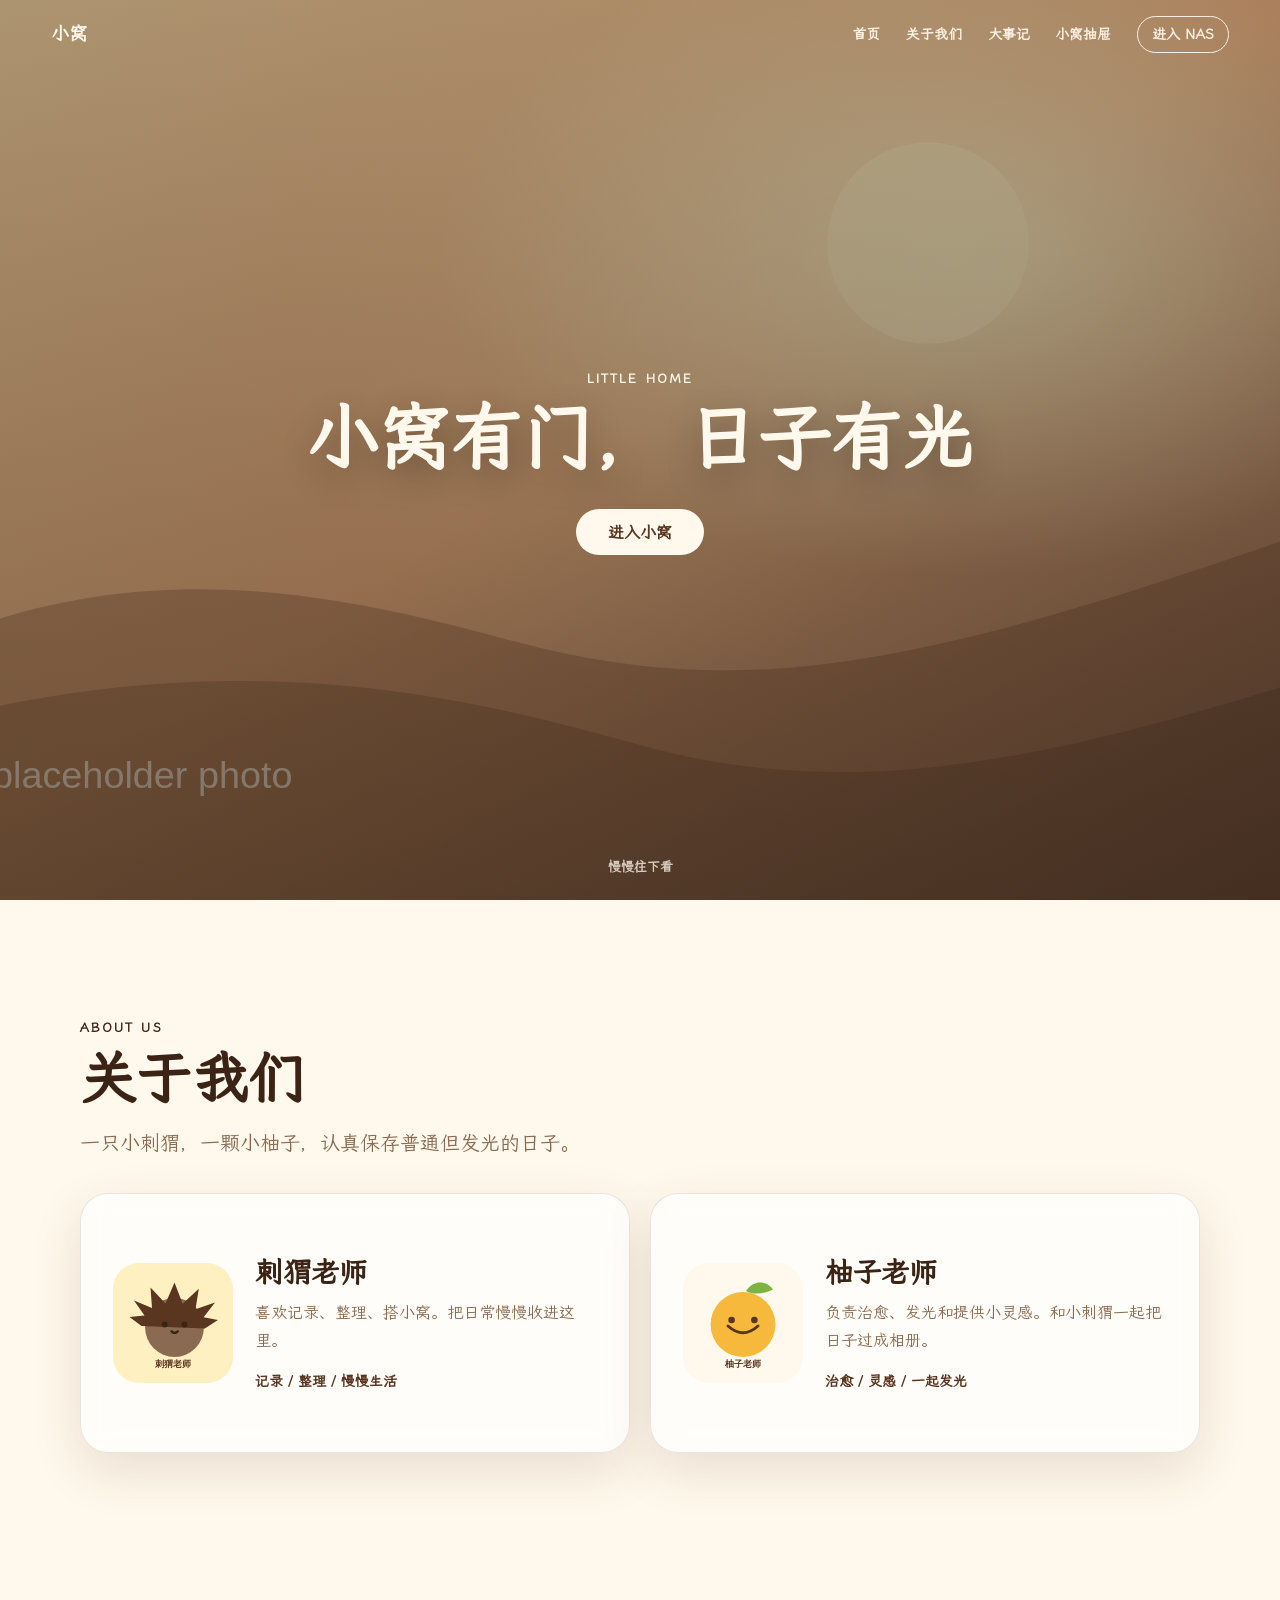
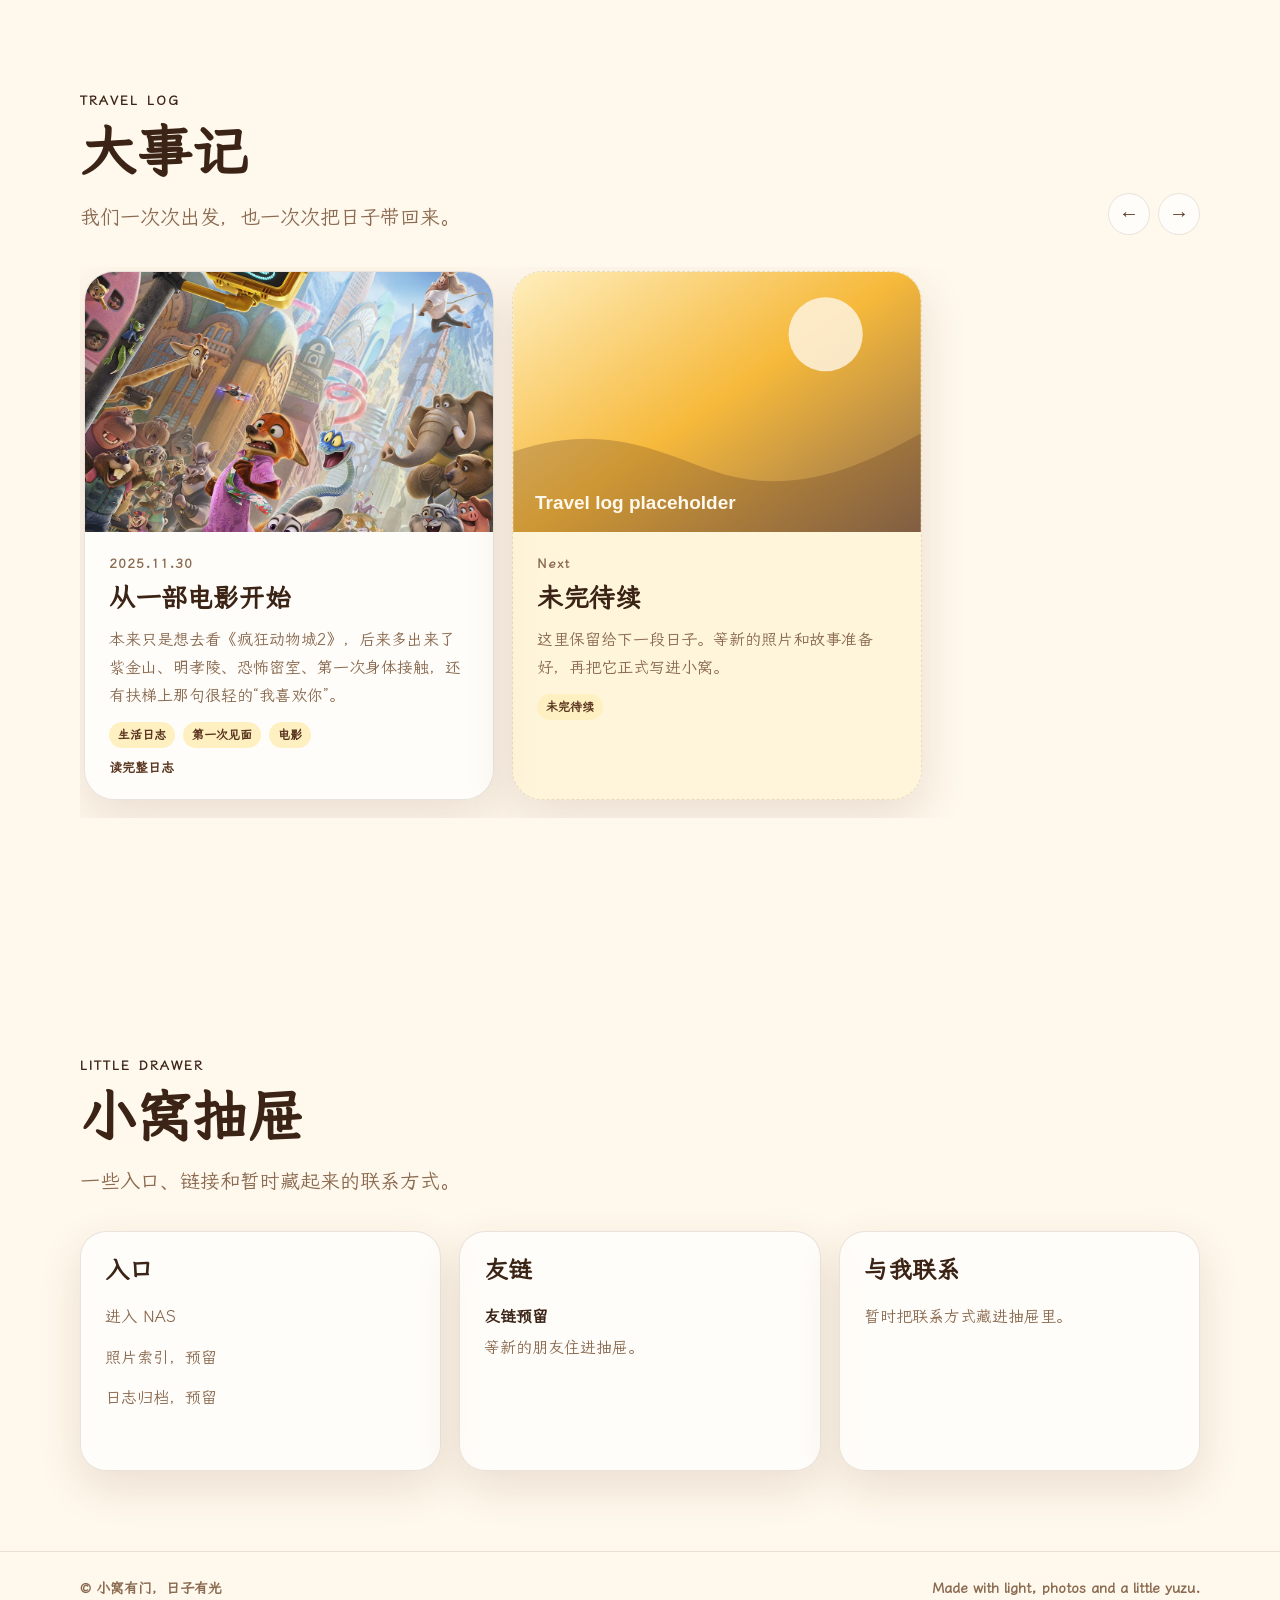
<file: index.html>
<!doctype html>
<html lang="zh-CN">
  <head>
    <meta charset="utf-8" />
    <meta name="viewport" content="width=device-width, initial-scale=1" />
    <title>小窝有门，日子有光</title>
    <meta
      name="description"
      content="这里记录刺猬老师和柚子老师的生活。"
    />
    <link rel="stylesheet" href="./styles.css" />
    <link rel="stylesheet" href="./scroll-effects.css" />
  </head>
  <body>
    <div class="hero-bg-layer" aria-hidden="true">
      <img src="./assets/hero/cover.svg" alt="" />
      <div class="hero-bg-shade"></div>
      <div class="hero-bg-mask"></div>
    </div>
    <header class="site-header" data-header>
      <a class="brand" href="#home" aria-label="小窝首页">小窝</a>
      <button class="menu-toggle" type="button" aria-expanded="false" aria-controls="site-nav" aria-label="打开菜单" data-menu-toggle>
        <span></span>
        <span></span>
      </button>
      <nav id="site-nav" class="nav" aria-label="主导航" data-nav>
        <a href="#home">首页</a>
        <a href="#about">关于我们</a>
        <a href="#milestones">大事记</a>
        <a href="#drawer">小窝抽屉</a>
        <a class="nav-nas" href="https://fnos.net/lazynas" target="_blank" rel="noopener noreferrer">进入 NAS</a>
      </nav>
    </header>

    <main>
      <section id="home" class="hero" aria-label="小窝封面">
        <div class="hero-content">
          <p class="hero-kicker">Little Home</p>
          <h1 class="hero-title" data-hero-title>
            <span class="title-part">小窝有门，</span>
            <span class="title-part">日子有光</span>
          </h1>
          <div class="hero-actions">
            <a class="button button-light" href="#about">进入小窝</a>
          </div>
        </div>
        <a class="scroll-cue" href="#about" aria-label="慢慢往下看">慢慢往下看</a>
      </section>

      <section id="about" class="section about-section">
        <div class="section-heading">
          <p class="section-kicker">About us</p>
          <h2>关于我们</h2>
          <p>一只小刺猬，一颗小柚子，认真保存普通但发光的日子。</p>
        </div>
        <div class="person-grid">
          <article class="person-card">
            <img src="./assets/ip/ciwei.svg" alt="刺猬老师占位图" />
            <div>
              <h3>刺猬老师</h3>
              <p>喜欢记录、整理、搭小窝。把日常慢慢收进这里。</p>
              <span>记录 / 整理 / 慢慢生活</span>
            </div>
          </article>
          <article class="person-card">
            <img src="./assets/ip/yuzi.svg" alt="柚子老师占位图" />
            <div>
              <h3>柚子老师</h3>
              <p>负责治愈、发光和提供小灵感。和小刺猬一起把日子过成相册。</p>
              <span>治愈 / 灵感 / 一起发光</span>
            </div>
          </article>
        </div>
      </section>

      <section id="milestones" class="section milestones-section">
        <div class="section-heading row-heading">
          <div>
            <p class="section-kicker">Travel log</p>
            <h2>大事记</h2>
            <p>我们一次次出发，也一次次把日子带回来。</p>
          </div>
          <div class="slider-controls" aria-label="大事记切换">
            <button type="button" data-slide-prev aria-label="向左查看">←</button>
            <button type="button" data-slide-next aria-label="向右查看">→</button>
          </div>
        </div>
        <div class="milestone-track" data-milestone-track tabindex="0" aria-label="大事记横向列表"></div>
      </section>

      <section id="drawer" class="section drawer-section">
        <div class="section-heading">
          <p class="section-kicker">Little drawer</p>
          <h2>小窝抽屉</h2>
          <p>一些入口、链接和暂时藏起来的联系方式。</p>
        </div>
        <div class="drawer-grid">
          <section class="drawer-card">
            <h3>入口</h3>
            <a href="https://fnos.net/lazynas" target="_blank" rel="noopener noreferrer">进入 NAS</a>
            <a href="#milestones">照片索引，预留</a>
            <a href="#milestones">日志归档，预留</a>
          </section>
          <section class="drawer-card">
            <h3>友链</h3>
            <a href="#">
              <strong>友链预留</strong>
              <span>等新的朋友住进抽屉。</span>
            </a>
          </section>
          <section class="drawer-card">
            <h3>与我联系</h3>
            <p>暂时把联系方式藏进抽屉里。</p>
          </section>
        </div>
      </section>
    </main>

    <footer class="site-footer">
      <span>© 小窝有门，日子有光</span>
      <span>Made with light, photos and a little yuzu.</span>
    </footer>

    <script src="./script.js"></script>
  </body>
</html>
</file>
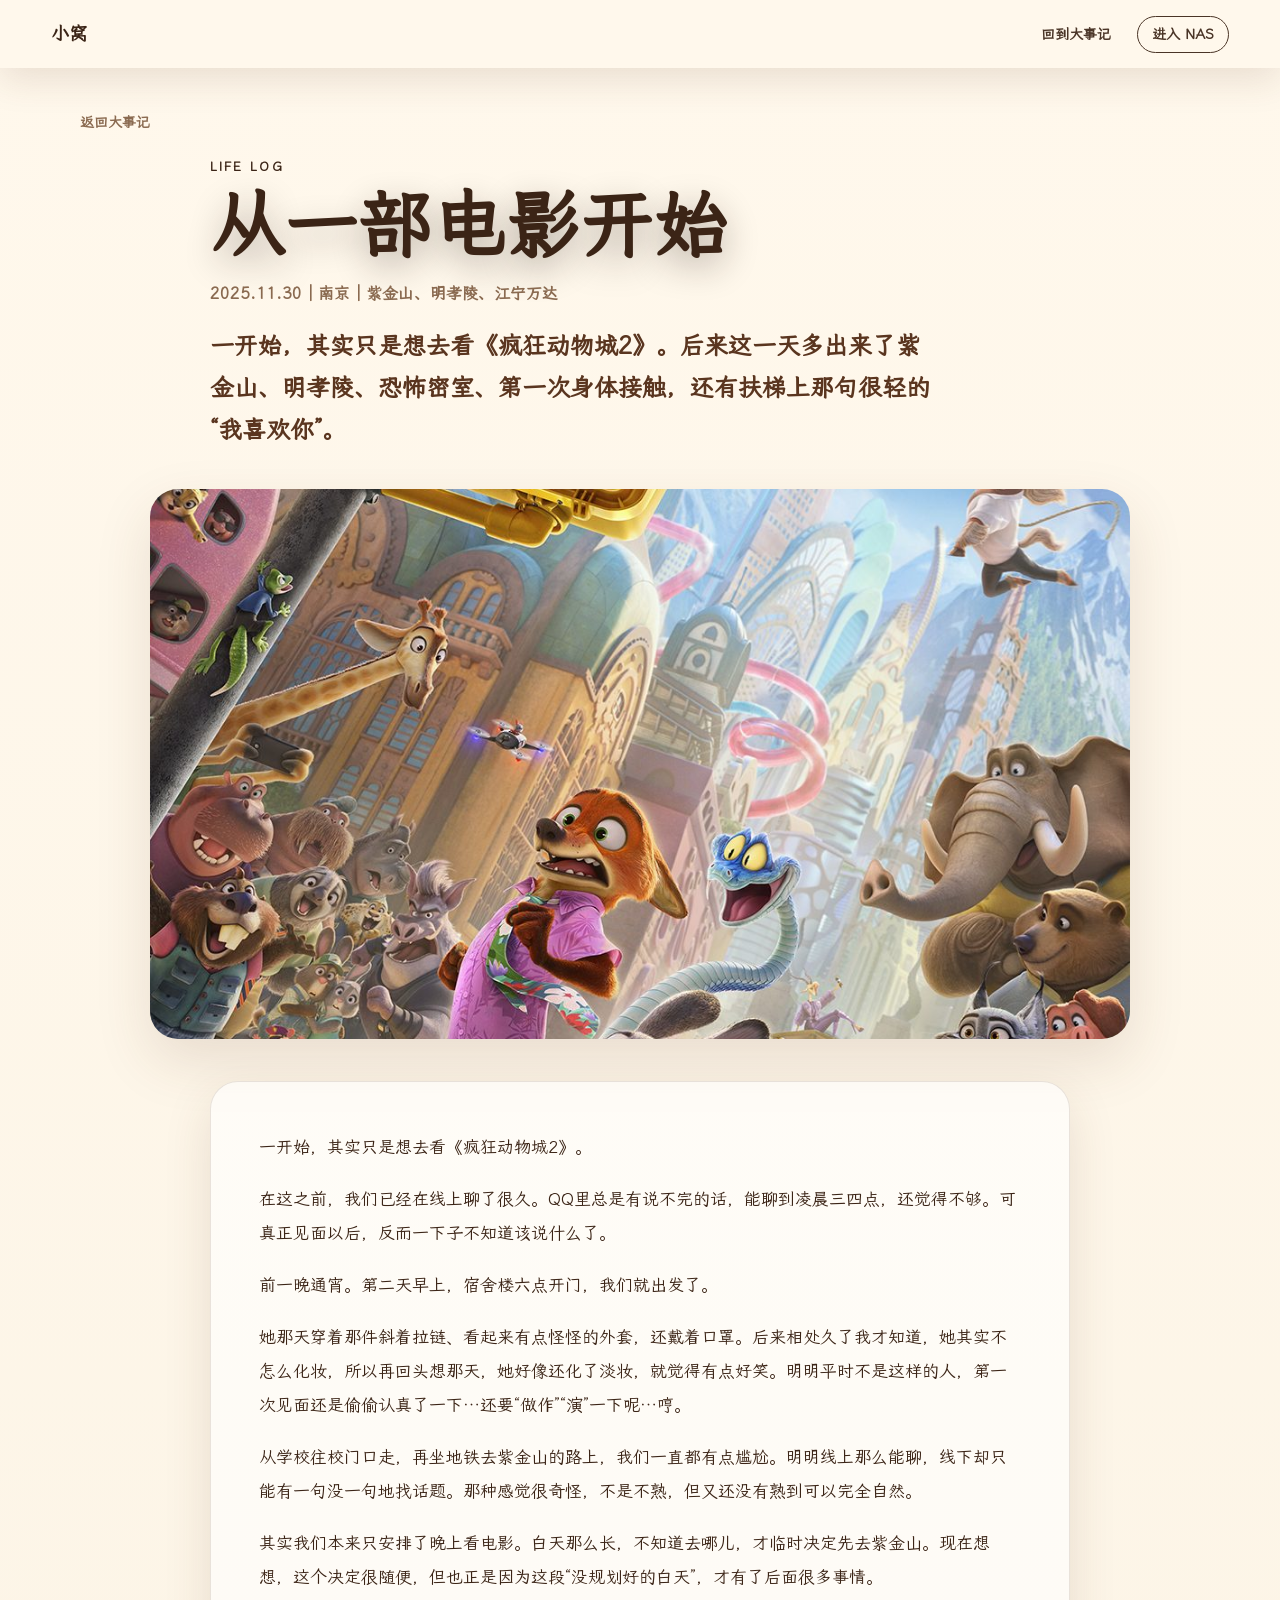
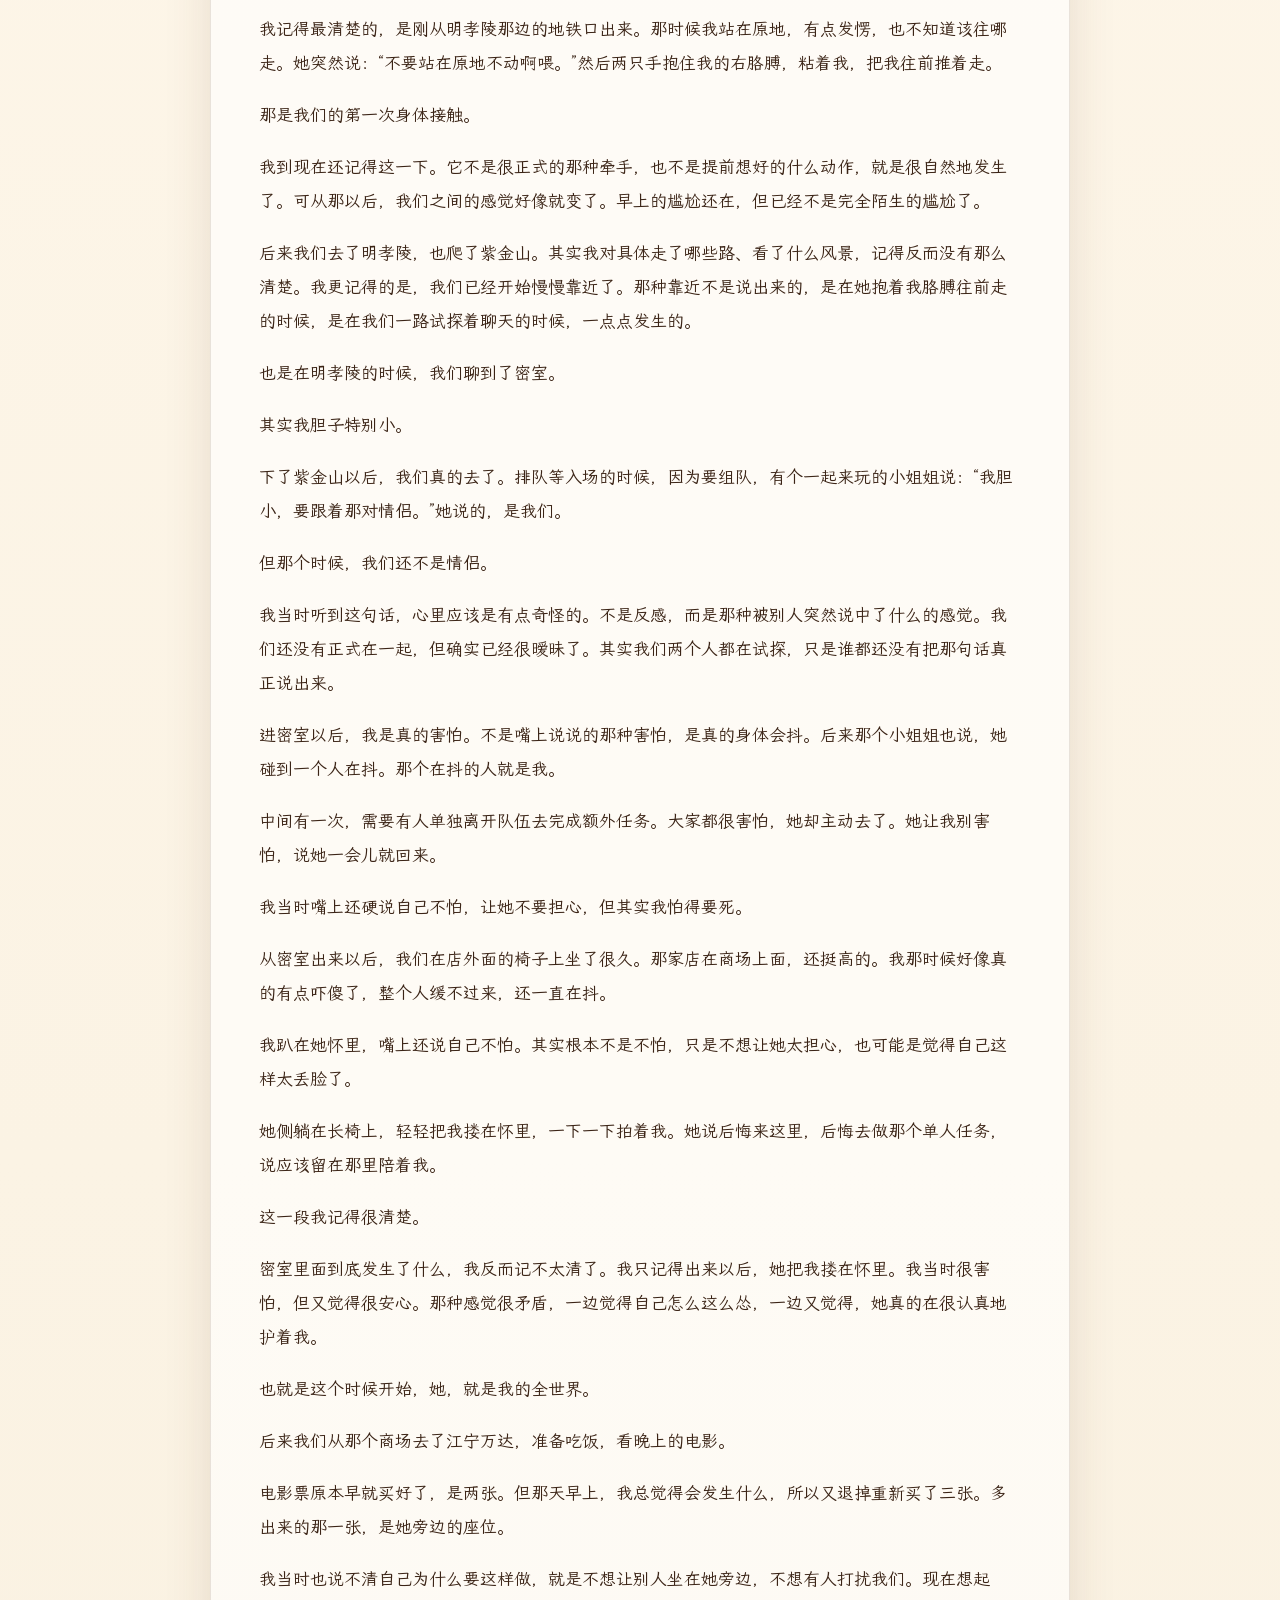
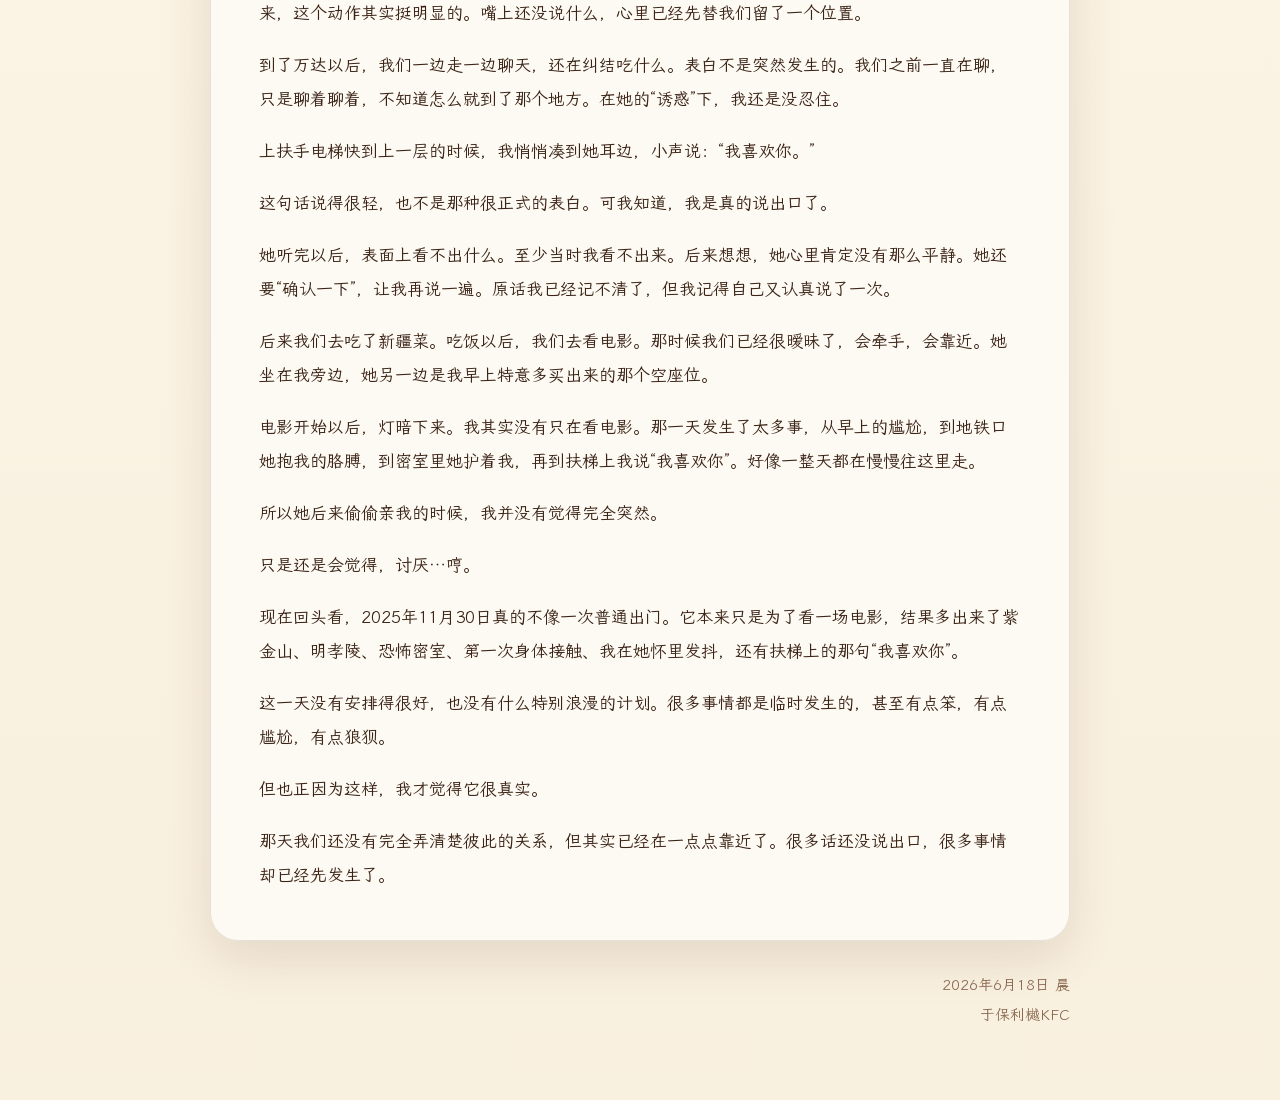
<file: logs/from-a-movie.html>
<!doctype html>
<html lang="zh-CN">
  <head>
    <meta charset="utf-8" />
    <meta name="viewport" content="width=device-width, initial-scale=1" />
    <title>从一部电影开始｜小窝有门，日子有光</title>
    <meta
      name="description"
      content="2025年11月30日，从一场电影开始的一天，后来变成了小窝里第一篇正式生活日志。"
    />
    <link rel="stylesheet" href="../styles.css" />
  </head>
  <body class="log-page">
    <header class="site-header is-scrolled">
      <a class="brand" href="../index.html#home" aria-label="小窝首页">小窝</a>
      <nav class="nav log-nav" aria-label="日志导航">
        <a href="../index.html#milestones">回到大事记</a>
        <a class="nav-nas" href="https://fnos.net/lazynas" target="_blank" rel="noopener noreferrer">进入 NAS</a>
      </nav>
    </header>

    <main class="log-main">
      <article class="log-article">
        <a class="back-link" href="../index.html#milestones">返回大事记</a>

        <header class="log-hero">
          <p class="section-kicker">Life log</p>
          <h1>从一部电影开始</h1>
          <p class="log-meta">2025.11.30｜南京｜紫金山、明孝陵、江宁万达</p>
          <p class="log-lead">
            一开始，其实只是想去看《疯狂动物城2》。后来这一天多出来了紫金山、明孝陵、恐怖密室、第一次身体接触，还有扶梯上那句很轻的“我喜欢你”。
          </p>
        </header>

        <figure class="log-cover">
          <img src="../assets/milestones/from-a-movie-cover.jpg" alt="从一部电影开始的生活日志封面" />
        </figure>

        <section class="log-content">
          <p>一开始，其实只是想去看《疯狂动物城2》。</p>
          <p>在这之前，我们已经在线上聊了很久。QQ里总是有说不完的话，能聊到凌晨三四点，还觉得不够。可真正见面以后，反而一下子不知道该说什么了。</p>
          <p>前一晚通宵。第二天早上，宿舍楼六点开门，我们就出发了。</p>
          <p>她那天穿着那件斜着拉链、看起来有点怪怪的外套，还戴着口罩。后来相处久了我才知道，她其实不怎么化妆，所以再回头想那天，她好像还化了淡妆，就觉得有点好笑。明明平时不是这样的人，第一次见面还是偷偷认真了一下…还要“做作”“演”一下呢…哼。</p>
          <p>从学校往校门口走，再坐地铁去紫金山的路上，我们一直都有点尴尬。明明线上那么能聊，线下却只能有一句没一句地找话题。那种感觉很奇怪，不是不熟，但又还没有熟到可以完全自然。</p>
          <p>其实我们本来只安排了晚上看电影。白天那么长，不知道去哪儿，才临时决定先去紫金山。现在想想，这个决定很随便，但也正是因为这段“没规划好的白天”，才有了后面很多事情。</p>
          <p>我记得最清楚的，是刚从明孝陵那边的地铁口出来。那时候我站在原地，有点发愣，也不知道该往哪走。她突然说：“不要站在原地不动啊喂。”然后两只手抱住我的右胳膊，粘着我，把我往前推着走。</p>
          <p>那是我们的第一次身体接触。</p>
          <p>我到现在还记得这一下。它不是很正式的那种牵手，也不是提前想好的什么动作，就是很自然地发生了。可从那以后，我们之间的感觉好像就变了。早上的尴尬还在，但已经不是完全陌生的尴尬了。</p>
          <p>后来我们去了明孝陵，也爬了紫金山。其实我对具体走了哪些路、看了什么风景，记得反而没有那么清楚。我更记得的是，我们已经开始慢慢靠近了。那种靠近不是说出来的，是在她抱着我胳膊往前走的时候，是在我们一路试探着聊天的时候，一点点发生的。</p>
          <p>也是在明孝陵的时候，我们聊到了密室。</p>
          <p>其实我胆子特别小。</p>
          <p>下了紫金山以后，我们真的去了。排队等入场的时候，因为要组队，有个一起来玩的小姐姐说：“我胆小，要跟着那对情侣。”她说的，是我们。</p>
          <p>但那个时候，我们还不是情侣。</p>
          <p>我当时听到这句话，心里应该是有点奇怪的。不是反感，而是那种被别人突然说中了什么的感觉。我们还没有正式在一起，但确实已经很暧昧了。其实我们两个人都在试探，只是谁都还没有把那句话真正说出来。</p>
          <p>进密室以后，我是真的害怕。不是嘴上说说的那种害怕，是真的身体会抖。后来那个小姐姐也说，她碰到一个人在抖。那个在抖的人就是我。</p>
          <p>中间有一次，需要有人单独离开队伍去完成额外任务。大家都很害怕，她却主动去了。她让我别害怕，说她一会儿就回来。</p>
          <p>我当时嘴上还硬说自己不怕，让她不要担心，但其实我怕得要死。</p>
          <p>从密室出来以后，我们在店外面的椅子上坐了很久。那家店在商场上面，还挺高的。我那时候好像真的有点吓傻了，整个人缓不过来，还一直在抖。</p>
          <p>我趴在她怀里，嘴上还说自己不怕。其实根本不是不怕，只是不想让她太担心，也可能是觉得自己这样太丢脸了。</p>
          <p>她侧躺在长椅上，轻轻把我搂在怀里，一下一下拍着我。她说后悔来这里，后悔去做那个单人任务，说应该留在那里陪着我。</p>
          <p>这一段我记得很清楚。</p>
          <p>密室里面到底发生了什么，我反而记不太清了。我只记得出来以后，她把我搂在怀里。我当时很害怕，但又觉得很安心。那种感觉很矛盾，一边觉得自己怎么这么怂，一边又觉得，她真的在很认真地护着我。</p>
          <p>也就是这个时候开始，她，就是我的全世界。</p>
          <p>后来我们从那个商场去了江宁万达，准备吃饭，看晚上的电影。</p>
          <p>电影票原本早就买好了，是两张。但那天早上，我总觉得会发生什么，所以又退掉重新买了三张。多出来的那一张，是她旁边的座位。</p>
          <p>我当时也说不清自己为什么要这样做，就是不想让别人坐在她旁边，不想有人打扰我们。现在想起来，这个动作其实挺明显的。嘴上还没说什么，心里已经先替我们留了一个位置。</p>
          <p>到了万达以后，我们一边走一边聊天，还在纠结吃什么。表白不是突然发生的。我们之前一直在聊，只是聊着聊着，不知道怎么就到了那个地方。在她的“诱惑”下，我还是没忍住。</p>
          <p>上扶手电梯快到上一层的时候，我悄悄凑到她耳边，小声说：“我喜欢你。”</p>
          <p>这句话说得很轻，也不是那种很正式的表白。可我知道，我是真的说出口了。</p>
          <p>她听完以后，表面上看不出什么。至少当时我看不出来。后来想想，她心里肯定没有那么平静。她还要“确认一下”，让我再说一遍。原话我已经记不清了，但我记得自己又认真说了一次。</p>
          <p>后来我们去吃了新疆菜。吃饭以后，我们去看电影。那时候我们已经很暧昧了，会牵手，会靠近。她坐在我旁边，她另一边是我早上特意多买出来的那个空座位。</p>
          <p>电影开始以后，灯暗下来。我其实没有只在看电影。那一天发生了太多事，从早上的尴尬，到地铁口她抱我的胳膊，到密室里她护着我，再到扶梯上我说“我喜欢你”。好像一整天都在慢慢往这里走。</p>
          <p>所以她后来偷偷亲我的时候，我并没有觉得完全突然。</p>
          <p>只是还是会觉得，讨厌…哼。</p>
          <p>现在回头看，2025年11月30日真的不像一次普通出门。它本来只是为了看一场电影，结果多出来了紫金山、明孝陵、恐怖密室、第一次身体接触、我在她怀里发抖，还有扶梯上的那句“我喜欢你”。</p>
          <p>这一天没有安排得很好，也没有什么特别浪漫的计划。很多事情都是临时发生的，甚至有点笨，有点尴尬，有点狼狈。</p>
          <p>但也正因为这样，我才觉得它很真实。</p>
          <p>那天我们还没有完全弄清楚彼此的关系，但其实已经在一点点靠近了。很多话还没说出口，很多事情却已经先发生了。</p>
        </section>

        <footer class="log-ending">
          <p>2026年6月18日 晨</p>
          <p>于保利樾KFC</p>
        </footer>
      </article>
    </main>
  </body>
</html>
</file>
<file: styles.css>
@import url("./assets/fonts/lxgw-wenkai/lxgwwenkai-regular.css");

:root {
  color-scheme: light;
  --font-main: "LXGW WenKai", -apple-system, BlinkMacSystemFont, "Segoe UI", "PingFang SC",
    "Microsoft YaHei", sans-serif;
  --bg: #fff8ec;
  --bg-soft: #f7eedc;
  --text: #3b2416;
  --text-muted: #8a6a50;
  --primary: #5a351f;
  --primary-hover: #6b4228;
  --accent: #f6b93b;
  --accent-soft: #fff0c2;
  --green: #7cb342;
  --card: rgba(255, 255, 255, 0.72);
  --border: rgba(90, 53, 31, 0.13);
  --shadow: rgba(90, 53, 31, 0.13);
}

* {
  box-sizing: border-box;
}

html {
  scroll-behavior: smooth;
}

body {
  margin: 0;
  background: var(--bg);
  color: var(--text);
  font-family: var(--font-main);
}

main,
.site-footer {
  position: relative;
  z-index: 1;
}

a {
  color: inherit;
  text-decoration: none;
}

img {
  display: block;
  max-width: 100%;
}

.site-header {
  position: fixed;
  top: 0;
  left: 0;
  right: 0;
  z-index: 20;
  display: flex;
  align-items: center;
  justify-content: space-between;
  min-height: 68px;
  padding: 0 clamp(18px, 4vw, 56px);
  color: #fff8ec;
  transition:
    background-color 180ms ease,
    color 180ms ease,
    box-shadow 180ms ease;
}

.site-header.is-scrolled,
.site-header.is-open {
  background: rgba(255, 248, 236, 0.82);
  box-shadow: 0 12px 36px var(--shadow);
  color: var(--text);
  backdrop-filter: blur(18px);
}

.brand {
  position: relative;
  z-index: 22;
  font-size: 18px;
  font-weight: 850;
  letter-spacing: 0;
}

.nav {
  display: flex;
  align-items: center;
  gap: clamp(14px, 2vw, 26px);
  font-size: 14px;
  font-weight: 750;
}

.nav a {
  opacity: 0.92;
}

.nav a:hover {
  opacity: 1;
}

.nav-nas {
  padding: 9px 14px;
  border: 1px solid currentColor;
  border-radius: 999px;
}

.menu-toggle {
  display: none;
  position: relative;
  width: 38px;
  height: 38px;
  border: 0;
  background: transparent;
  color: inherit;
  cursor: pointer;
}

.menu-toggle span {
  position: absolute;
  left: 10px;
  width: 18px;
  height: 1.5px;
  border-radius: 999px;
  background: currentColor;
  transform-origin: center;
  transition:
    top 180ms ease,
    transform 180ms ease;
}

.menu-toggle span:first-child {
  top: 14px;
}

.menu-toggle span:last-child {
  top: 23px;
}

.site-header.is-open .menu-toggle span:first-child {
  top: 19px;
  transform: rotate(45deg);
}

.site-header.is-open .menu-toggle span:last-child {
  top: 19px;
  transform: rotate(-45deg);
}

body.is-menu-open {
  overflow: hidden;
}

.hero {
  position: relative;
  min-height: 100vh;
  overflow: hidden;
  display: grid;
  place-items: center;
  padding: 96px 20px 70px;
  text-align: center;
  color: #fff8ec;
}

.hero-content {
  position: relative;
  z-index: 1;
  display: grid;
  justify-items: center;
}

.hero-kicker,
.section-kicker {
  margin: 0 0 14px;
  font-size: 13px;
  font-weight: 850;
  letter-spacing: 0.16em;
  text-transform: uppercase;
}

h1,
h2,
h3,
p,
span,
strong {
  overflow-wrap: anywhere;
}

h1 {
  margin: 0;
  font-size: clamp(36px, 7vw, 72px);
  line-height: 1.08;
  letter-spacing: 0;
  text-shadow: 0 12px 34px rgba(30, 20, 12, 0.32);
}

.hero-title {
  display: flex;
  flex-wrap: wrap;
  justify-content: center;
  column-gap: 0.28em;
  row-gap: 0.04em;
  max-width: min(92vw, 980px);
}

.title-part {
  white-space: nowrap;
}

.hero-actions {
  display: flex;
  flex-wrap: wrap;
  justify-content: center;
  gap: 12px;
  margin-top: 32px;
}

.button {
  display: inline-flex;
  align-items: center;
  justify-content: center;
  min-height: 46px;
  min-width: 128px;
  padding: 0 18px;
  border-radius: 999px;
  font-weight: 850;
  transition:
    transform 160ms ease,
    background-color 160ms ease;
}

.button:hover,
.milestone-card:hover {
  transform: translateY(-3px);
}

.button-light {
  background: #fff8ec;
  color: var(--primary);
}

.button-ghost {
  border: 1px solid rgba(255, 248, 236, 0.7);
  background: rgba(255, 248, 236, 0.12);
  color: #fff8ec;
  backdrop-filter: blur(10px);
}

.scroll-cue {
  position: absolute;
  z-index: 1;
  left: 50%;
  bottom: 26px;
  translate: -50% 0;
  color: rgba(255, 248, 236, 0.76);
  font-size: 13px;
  font-weight: 750;
}

.section {
  width: min(1120px, calc(100% - 36px));
  margin: 0 auto;
  padding: clamp(72px, 10vw, 120px) 0;
}

.section-heading {
  max-width: 760px;
  margin-bottom: 32px;
}

.section-heading h2 {
  margin: 0;
  font-size: clamp(30px, 5vw, 56px);
  line-height: 1.08;
  letter-spacing: 0;
}

.section-heading p:last-child {
  margin: 16px 0 0;
  color: var(--text-muted);
  font-size: clamp(16px, 1.7vw, 20px);
  line-height: 1.8;
}

.person-grid {
  display: grid;
  grid-template-columns: repeat(2, minmax(0, 1fr));
  gap: 20px;
}

.person-card {
  display: grid;
  grid-template-columns: 120px minmax(0, 1fr);
  gap: 22px;
  align-items: center;
  min-height: 260px;
  padding: clamp(22px, 3vw, 32px);
  border: 1px solid var(--border);
  border-radius: 28px;
  background: var(--card);
  box-shadow: 0 18px 50px var(--shadow);
  backdrop-filter: blur(14px);
}

.person-card img {
  width: 120px;
  border-radius: 26px;
}

.person-card h3 {
  margin: 0 0 10px;
  font-size: 28px;
}

.person-card p {
  margin: 0;
  color: var(--text-muted);
  line-height: 1.75;
}

.person-card span {
  display: block;
  margin-top: 18px;
  color: var(--primary);
  font-size: 14px;
  font-weight: 850;
}

.row-heading {
  display: flex;
  align-items: end;
  justify-content: space-between;
  gap: 18px;
  max-width: none;
}

.slider-controls {
  display: flex;
  gap: 8px;
}

.slider-controls button {
  width: 42px;
  height: 42px;
  border: 1px solid var(--border);
  border-radius: 999px;
  background: rgba(255, 255, 255, 0.72);
  color: var(--primary);
  cursor: pointer;
  font-size: 20px;
  font-weight: 850;
}

.milestone-track {
  display: grid;
  grid-auto-columns: clamp(280px, 34vw, 410px);
  grid-auto-flow: column;
  gap: 18px;
  overflow-x: auto;
  overscroll-behavior-inline: contain;
  padding: 4px 4px 18px;
  scroll-behavior: smooth;
  scroll-snap-type: x mandatory;
}

.milestone-track:focus {
  outline: 2px solid var(--accent);
  outline-offset: 8px;
}

.milestone-card {
  scroll-snap-align: start;
  overflow: hidden;
  min-height: 520px;
  border: 1px solid var(--border);
  border-radius: 30px;
  background: rgba(255, 255, 255, 0.7);
  box-shadow: 0 18px 48px var(--shadow);
  transition: transform 160ms ease;
}

.milestone-link {
  display: block;
  scroll-snap-align: start;
}

.milestone-link .milestone-card {
  height: 100%;
}

.milestone-card img {
  width: 100%;
  height: 260px;
  object-fit: cover;
}

.milestone-body {
  display: grid;
  gap: 12px;
  padding: 24px;
}

.milestone-date {
  color: var(--text-muted);
  font-size: 13px;
  font-weight: 850;
  letter-spacing: 0.08em;
}

.milestone-card h3 {
  margin: 0;
  font-size: 26px;
}

.milestone-card p {
  margin: 0;
  color: var(--text-muted);
  line-height: 1.75;
}

.read-more {
  color: var(--primary);
  font-size: 13px;
  font-weight: 900;
}

.tags {
  display: flex;
  flex-wrap: wrap;
  gap: 8px;
}

.tags span {
  padding: 6px 9px;
  border-radius: 999px;
  background: var(--accent-soft);
  color: var(--primary);
  font-size: 12px;
  font-weight: 850;
}

.milestone-card.is-pending {
  border-style: dashed;
  background: rgba(255, 240, 194, 0.42);
}

.drawer-section {
  padding-bottom: 80px;
}

.drawer-grid {
  display: grid;
  grid-template-columns: repeat(3, minmax(0, 1fr));
  gap: 18px;
}

.drawer-card {
  display: grid;
  align-content: start;
  gap: 14px;
  min-height: 240px;
  padding: 24px;
  border: 1px solid var(--border);
  border-radius: 26px;
  background: rgba(255, 255, 255, 0.66);
  box-shadow: 0 16px 44px var(--shadow);
}

.drawer-card h3 {
  margin: 0 0 6px;
  font-size: 24px;
}

.drawer-card a,
.drawer-card p {
  margin: 0;
  color: var(--text-muted);
  line-height: 1.65;
}

.drawer-card a {
  display: grid;
  gap: 4px;
}

.drawer-card strong {
  color: var(--text);
}

.site-footer {
  display: flex;
  width: 100%;
  justify-content: space-between;
  gap: 18px;
  margin: 0;
  padding: 28px max(18px, calc((100% - 1120px) / 2)) 38px;
  border-top: 1px solid var(--border);
  background: var(--bg);
  color: var(--text-muted);
  font-size: 14px;
  font-weight: 750;
}

@media (max-width: 820px) {
  .site-header {
    min-height: 62px;
    color: #fff8ec;
  }

  .menu-toggle {
    display: block;
    z-index: 22;
  }

  .nav {
    position: fixed;
    top: 0;
    left: 0;
    right: 0;
    z-index: 21;
    display: flex;
    flex-direction: column;
    align-items: flex-start;
    gap: 2px;
    padding: 76px max(26px, 7vw) 24px;
    border-bottom: 1px solid rgba(90, 53, 31, 0.12);
    background: rgba(255, 248, 236, 0.9);
    color: var(--text);
    box-shadow: 0 18px 42px rgba(90, 53, 31, 0.12);
    backdrop-filter: blur(22px);
    opacity: 0;
    pointer-events: none;
    transform: translateY(-100%);
    transition:
      opacity 260ms ease,
      transform 320ms cubic-bezier(0.22, 0.72, 0.25, 1);
  }

  .nav.is-open {
    opacity: 1;
    pointer-events: auto;
    transform: translateY(0);
  }

  .nav a {
    width: 100%;
    padding: 13px 0;
    border-bottom: 1px solid rgba(90, 53, 31, 0.09);
    font-size: 18px;
    font-weight: 850;
    line-height: 1.25;
    opacity: 0;
    filter: blur(3px);
    transform: translateY(-14px);
    transition:
      opacity 280ms ease,
      filter 300ms ease,
      transform 320ms cubic-bezier(0.22, 0.72, 0.25, 1);
  }

  .nav a:first-child {
    border-top: 1px solid rgba(90, 53, 31, 0.1);
  }

  .nav.is-open a {
    opacity: 1;
    filter: blur(0);
    transform: translateY(0);
  }

  .nav.is-open a:nth-child(1) {
    transition-delay: 100ms;
  }

  .nav.is-open a:nth-child(2) {
    transition-delay: 160ms;
  }

  .nav.is-open a:nth-child(3) {
    transition-delay: 220ms;
  }

  .nav.is-open a:nth-child(4) {
    transition-delay: 280ms;
  }

  .nav.is-open a:nth-child(5) {
    transition-delay: 340ms;
  }

  .nav-nas {
    display: block;
    width: 100%;
    margin-top: 4px;
    padding: 14px 0 !important;
    border: 0;
    border-bottom: 1px solid rgba(90, 53, 31, 0.09);
    border-radius: 0;
    color: #2f1c12;
    font-size: 18px !important;
    font-weight: 900;
    line-height: 1.25;
  }

  h1 {
    max-width: none;
    font-size: clamp(30px, 7.2vw, 42px);
  }

  .person-grid,
  .drawer-grid {
    grid-template-columns: 1fr;
  }

  .person-card {
    grid-template-columns: 92px minmax(0, 1fr);
    min-height: auto;
  }

  .person-card img {
    width: 92px;
  }

  .row-heading {
    align-items: start;
    flex-direction: column;
  }

  .milestone-track {
    grid-auto-columns: 78vw;
  }
}

@media (max-width: 520px) {
  .hero-actions {
    width: min(100%, 280px);
  }

  .button {
    width: 100%;
  }

  .person-card {
    grid-template-columns: 1fr;
  }

  .site-footer {
    flex-direction: column;
  }
}

@media (prefers-reduced-motion: reduce) {
  *,
  *::before,
  *::after {
    scroll-behavior: auto !important;
    transition: none !important;
    animation: none !important;
  }
}

.log-page {
  min-height: 100vh;
  background:
    linear-gradient(180deg, rgba(255, 248, 236, 0.96), rgba(247, 238, 220, 0.78)),
    var(--bg);
}

.log-main {
  padding: 112px clamp(20px, 6vw, 72px) 72px;
}

.log-article {
  width: min(1120px, 100%);
  margin: 0 auto;
}

.back-link {
  display: inline-flex;
  width: min(860px, 100%);
  margin-bottom: 28px;
  margin-left: auto;
  margin-right: auto;
  color: var(--text-muted);
  font-size: 14px;
  font-weight: 850;
}

.log-hero,
.log-content,
.log-ending {
  width: min(860px, 100%);
  margin-left: auto;
  margin-right: auto;
}

.log-hero h1 {
  max-width: 820px;
  margin: 0;
  color: var(--text);
  font-size: clamp(38px, 7vw, 74px);
  line-height: 1.05;
}

.log-meta {
  margin: 18px 0 0;
  color: var(--text-muted);
  font-weight: 850;
}

.log-lead {
  max-width: 720px;
  margin: 22px 0 0;
  color: var(--primary);
  font-size: clamp(18px, 2.4vw, 24px);
  font-weight: 800;
  line-height: 1.75;
}

.log-cover {
  width: min(980px, 100%);
  margin: 38px auto 42px;
}

.log-cover img {
  width: 100%;
  height: clamp(420px, 43vw, 620px);
  border-radius: 28px;
  object-fit: cover;
  object-position: center;
  box-shadow: 0 22px 56px var(--shadow);
}

.log-cover figcaption {
  margin-top: 12px;
  color: var(--text-muted);
  font-size: 13px;
  line-height: 1.6;
}

.log-content {
  display: grid;
  gap: 18px;
  padding: clamp(24px, 5vw, 48px);
  border: 1px solid var(--border);
  border-radius: 28px;
  background: rgba(255, 255, 255, 0.62);
  box-shadow: 0 18px 48px var(--shadow);
}

.log-content p,
.log-ending p {
  margin: 0;
  color: var(--text);
  font-size: 17px;
  line-height: 2;
}

.log-ending {
  display: grid;
  justify-items: end;
  gap: 4px;
  margin-top: 32px;
}

.log-ending p {
  color: var(--text-muted);
  font-size: 15px;
  line-height: 1.7;
}

@media (max-width: 720px) {
  .log-main {
    padding-top: 96px;
  }

  .back-link {
    display: inline-flex;
    width: auto;
    margin-left: 0;
    margin-right: 0;
  }

  .log-page .log-nav {
    position: static;
    z-index: auto;
    flex-direction: row;
    align-items: center;
    gap: 16px;
    width: auto;
    padding: 0;
    border: 0;
    background: transparent;
    box-shadow: none;
    opacity: 1;
    pointer-events: auto;
    transform: none;
    backdrop-filter: none;
  }

  .log-page .log-nav a {
    width: auto;
    padding: 0;
    border: 0;
    opacity: 0.92;
    filter: none;
    transform: none;
    transition: none;
  }

  .log-nav {
    display: flex;
  }

  .log-nav .nav-nas {
    width: auto;
    padding: 9px 0 !important;
    border: 0;
    color: inherit;
    font-size: inherit !important;
  }

  .log-cover img,
  .log-content {
    border-radius: 20px;
  }

  .log-cover img {
    height: auto;
    max-height: none;
  }
}
</file>
<file: scroll-effects.css>
:root {
  --hero-progress: 0;
}

.hero-bg-layer {
  position: fixed;
  inset: 0;
  z-index: 0;
  pointer-events: none;
  overflow: hidden;
}

.hero-bg-layer img,
.hero-bg-shade,
.hero-bg-mask {
  position: absolute;
  inset: 0;
  width: 100%;
  height: 100%;
}

.hero-bg-layer img {
  object-fit: cover;
}

.hero-bg-shade {
  background:
    linear-gradient(rgba(30, 20, 12, 0.34), rgba(30, 20, 12, 0.5)),
    radial-gradient(circle at 50% 35%, rgba(255, 240, 194, 0.23), transparent 42%);
}

.hero-bg-mask {
  background:
    linear-gradient(
      180deg,
      rgba(255, 248, 236, 0.72) 0%,
      rgba(255, 248, 236, 0.46) 52%,
      rgba(255, 248, 236, 0.18) 100%
    );
  opacity: calc(var(--hero-progress) * 0.95);
  backdrop-filter: blur(calc(var(--hero-progress) * 14px));
}

.hero {
  background: transparent;
}

main {
  background: linear-gradient(to bottom, transparent 0 100vh, var(--bg) 100vh);
}

.about-section,
.milestones-section,
.drawer-section,
.site-footer {
  background: var(--bg);
}
</file>
